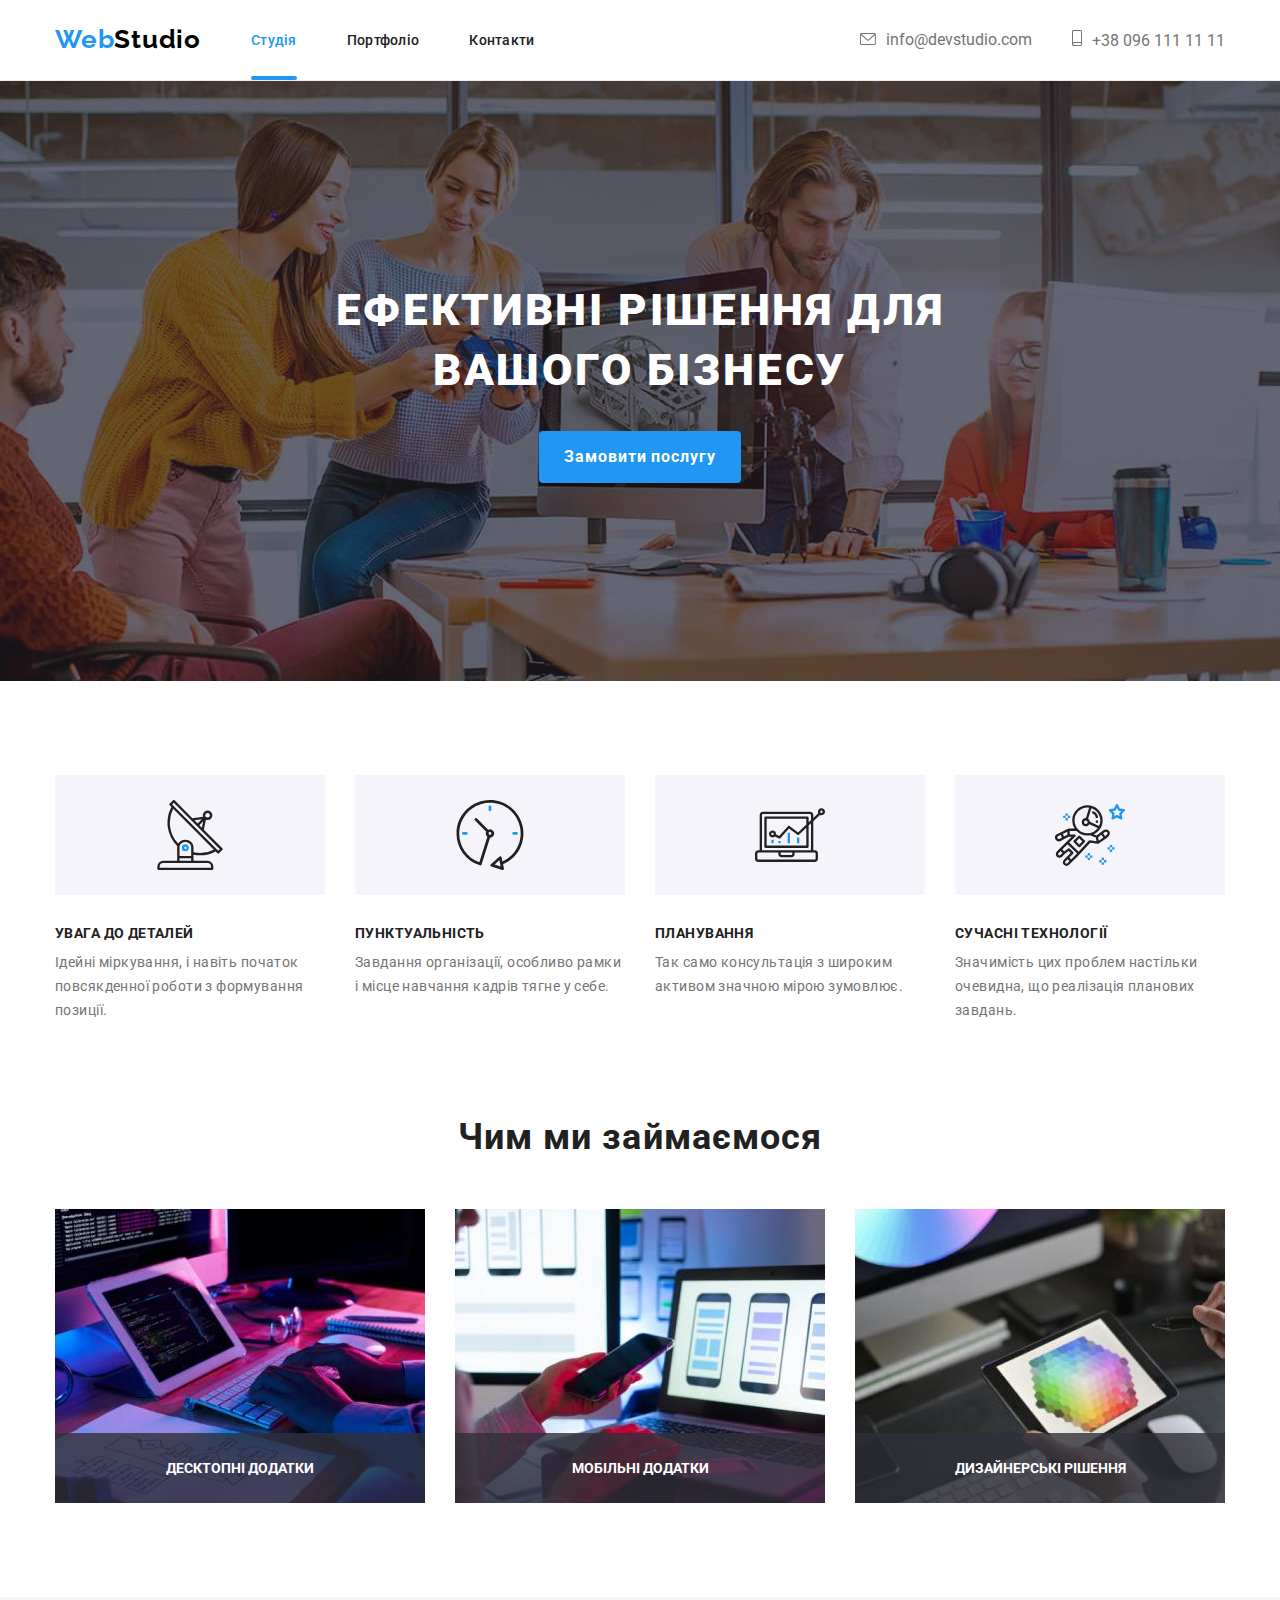
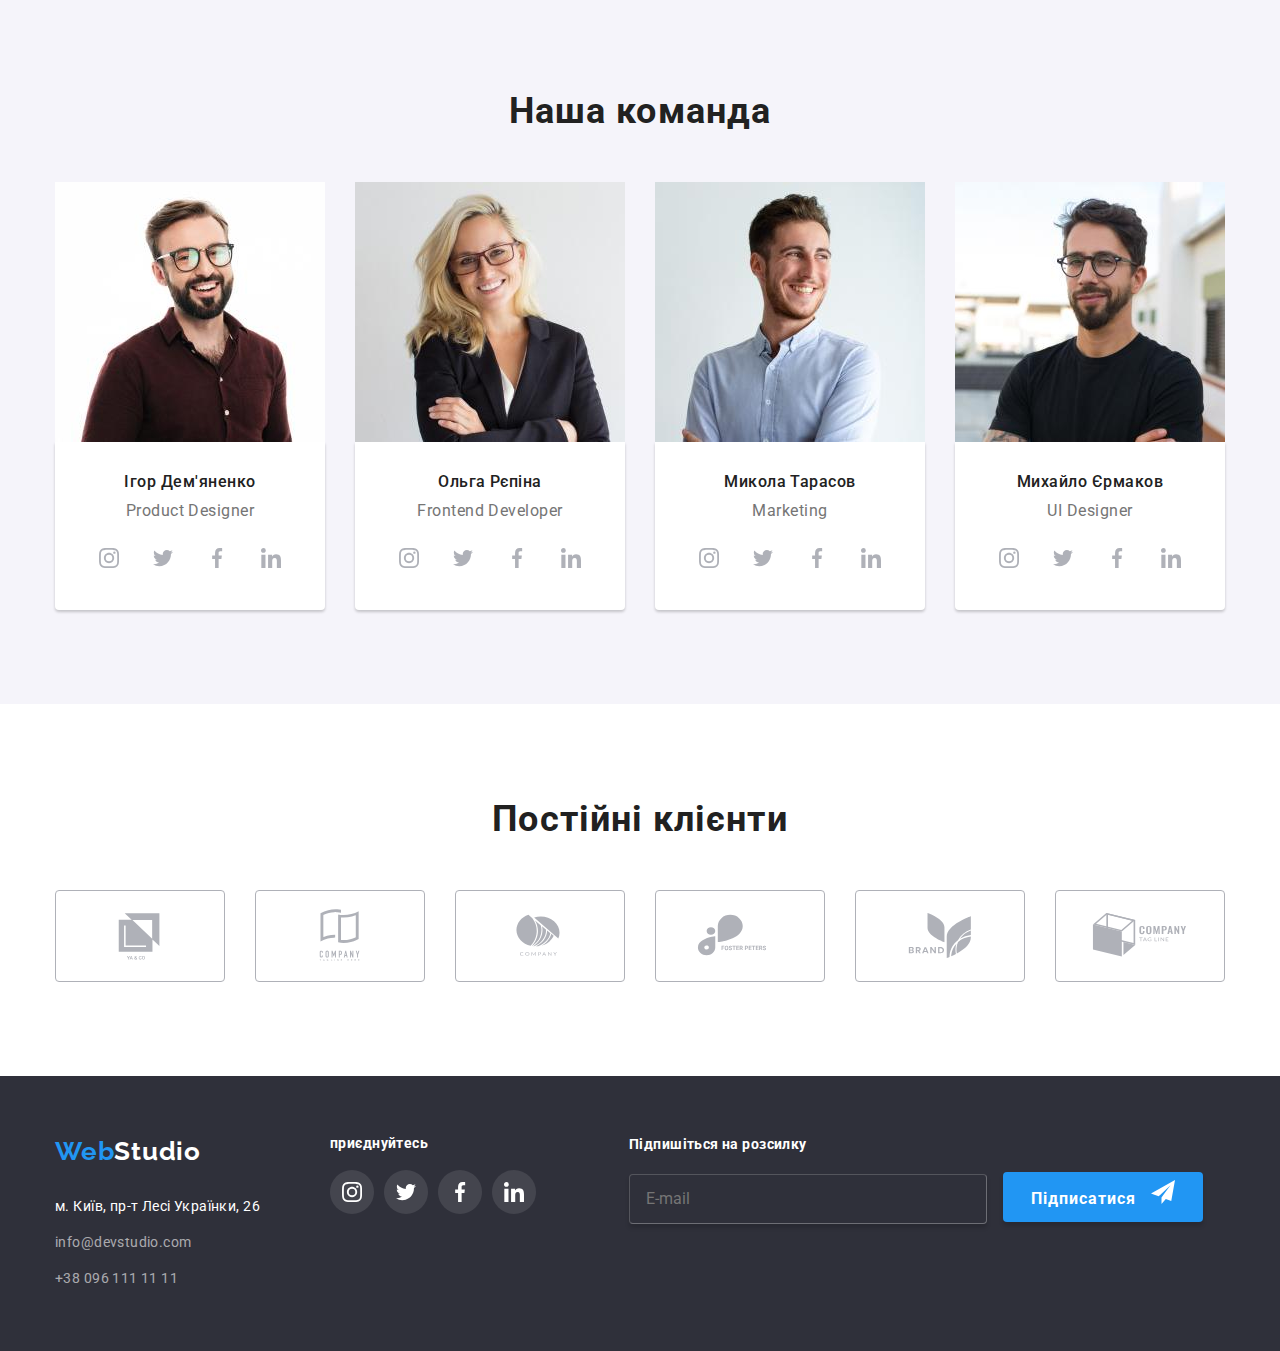
<file: index.html>
<!DOCTYPE html>
<html lang="uk">

<head>
    <meta charset="UTF-8">
    <meta http-equiv="X-UA-Compatible" content="IE=edge">
    <meta name="viewport" content="width=device-width, initial-scale=1.0">
    <title>Студія</title>
    <link rel="preconnect" href="https://fonts.googleapis.com">
    <link rel="preconnect" href="https://fonts.gstatic.com" crossorigin>
    <link
        href="https://fonts.googleapis.com/css2?family=Raleway:wght@700&family=Roboto:wght@400;500;700;900&display=swap"
        rel="stylesheet">
     <link rel="stylesheet" href="https://cdnjs.cloudflare.com/ajax/libs/modern-normalize/1.1.0/modern-normalize.css"
            integrity="sha512-Y0MM+V6ymRKN2zStTqzQ227DWhhp4Mzdo6gnlRnuaNCbc+YN/ZH0sBCLTM4M0oSy9c9VKiCvd4Jk44aCLrNS5Q=="
            crossorigin="anonymous" referrerpolicy="no-referrer" />
 <link rel="stylesheet" href="./css/styles.css">
</head>

<body>
    <header class="head">
        <section class="header container">

            <nav class="header-nav">
                <a href="./index.html" class="header-logo link">
                    <p lang="en"><span class="logo">Web</span>Studio</p>
                </a>
                <ul class="header-list">
                    <li class="header-lists">
                        <a href="./index.html" class="header-link link current">Студія</a></li>
                    <li class="header-lists"><a href="./portfolio.html" class="header-link link">Портфоліо</a> </li>
                    <li class="header-lists"><a href="" class="header-link link">Контакти</a></li>
                </ul>
            </nav>
            <ul class="header-address">
                <li class="header-icon"> 
                    <a class="header-address-mail link" href="mailto:info@devstudio.com"><svg class="header-icons" width="16" height="12">
                        <use href="./images/icons.svg.svg#icon--2"></use>
                    </svg>info@devstudio.com</a> </li>
                <li class="header-icon"> 
                    <a class="header-address-tel link" href="tel:+380961111111"><svg class="header-icons tel" width="10" height="16">
                        <use href="./images/icons.svg.svg#icon--1"></use>
                    </svg>+38 096 111 11 11</a></li>
            </ul>
        </section>
        
    </header>
    <main>
        
            <section class="hero">
                <div class="container">
                    <h1 class="hero-title">Ефективні рішення для вашого бізнесу</h1>
                    <button type="button" class="btn btn-hero" data-modal-open>Замовити послугу</button>
                </div>
                
            </section>
        
        <section class="features section">
            
            <div class="container">
                <h2 class="visually-hidden">Особливості</h2>
                <ul class="features-list">
                    <li class="features-item">
                        <div class="icon">
                            <svg width="70" height="70">
                                <use href="./images/icons.svg.svg#icon-antenna1"></use>
                            </svg>
                        </div>
                        <h3 class="features-title">УВАГА ДО ДЕТАЛЕЙ</h3>
                        <p class="features-text">Ідейні міркування, і навіть початок повсякденної роботи з формування позиції.</p>
                    </li>
                    <li class="features-item">
                        <div class="icon">
                            <svg  width="70" height="70">
                                <use href="./images/icons.svg.svg#icon-clock-1-1"></use>
                            </svg>
                        </div>
                        <h3 class="features-title">ПУНКТУАЛЬНІСТЬ</h3>
                        <p class="features-text">Завдання організації, особливо рамки і місце навчання кадрів тягне у себе.</p>
                    </li>
                    <li class="features-item">
                        <div class="icon">
                            <svg  width="70" height="70">
                                <use href="./images/icons.svg.svg#icon-diagram-1-1"></use>
                            </svg>
                        </div>
                        <h3 class="features-title">ПЛАНУВАННЯ</h3>
                        <p class="features-text">Так само консультація з широким активом значною мірою зумовлює.</p>
                    </li>
                    <li class="features-item">
                        <div class="icon">
                            <svg width="70" height="70">
                                <use href="./images/icons.svg.svg#icon-astronaut-1-1"></use>
                            </svg>
                        </div>
                        <h3 class="features-title">СУЧАСНІ ТЕХНОЛОГІЇ</h3>
                        <p class="features-text">Значимість цих проблем настільки очевидна, що реалізація планових завдань.</p>
                    </li>
                </ul>
            </div>
           
        </section>
        <section class="work section">
            <div class="container">
                <h2 class="work-title">Чим ми займаємося</h2>
                <ul class="work-list">
                    <li class="work-lists">
                        <div class="work-wrap">
                        <img src="./images/what_we_do_1.jpg" alt="Чоловік пише код" width="370" />
                    <h3 class="work-cover-text">ДЕСКТОПНІ ДОДАТКИ</h3></div>
                     </li>
                    <li class="work-lists">
                        <div class="work-wrap">
                        <img src="./images/what_we_do_2.jpg" alt="Людина тестує мобільний додаток" width="370" />
                        <h3 class="work-cover-text">МОБІЛЬНІ ДОДАТКИ</h3></div>
                    </li>
                    <li class="work-lists">
                        <div class="work-wrap"><img src="./images/what_we_do_3.jpg" alt="Дизайнер вибирає колір для макету" width="370" />
                       <h3 class="work-cover-text">ДИЗАЙНЕРСЬКІ РІШЕННЯ</h3> </div>
                        
                    </li>
                </ul>
            </div>
            
        </section>
        <section class="team section">
            <div class="container">
                <h2 class="team-title">Наша команда</h2>
                <ul class="team-list">
                    <li class="team-item">
                        <img src="./images/Igor.jpg" alt="Чоловік в окулярах" width="270">
                        <div class="team-border">
                            <h3 class="team-after-title">Ігор Дем'яненко</h3>
                            <p class="team-third-title">Product Designer</p>
                            <ul class="team-soc-list list">
                                <li class="team-soc-items"><a href="#" class="team-soc-link link">
                                    <svg class="team-soc-icons" width="20" height="20">
                                        <use href="./images/icons.svg.svg#icon-instagram-2-2"></use>
                                    </svg>
                                </a></li>
                                <li class="team-soc-items"><a href="#" class="team-soc-link link">
                                    <svg class="team-soc-icons" width="20" height="20">
                                        <use href="./images/icons.svg.svg#icon-twitter-1-2"></use>
                                    </svg>
                                </a></li>
                                <li class="team-soc-items"><a href="#" class="team-soc-link link">
                                    <svg class="team-soc-icons" width="20" height="20">
                                        <use href="./images/icons.svg.svg#icon-facebook-1-2"></use>
                                    </svg>
                                </a></li>
                                <li class="team-soc-items"><a href="#" class="team-soc-link link">
                                    <svg class="team-soc-icons" width="20" height="20">
                                        <use href="./images/icons.svg.svg#icon-linkedin-1-2"></use>
                                    </svg>
                                </a></li>
                            </ul>
                        </div>         
                           
                        
                    </li>
                    <li class="team-item">
                        <img src="./images/Olga.jpg" alt="Жінка в окулярах" width="270">
                        <div class="team-border">
                       
                            <h3 class="team-after-title">Ольга Рєпіна</h3>
                            <p class="team-third-title">Frontend Developer</p>
                            <ul class="team-soc-list list">
                                <li class="team-soc-items"><a href="#" class="team-soc-link link">
                                    <svg class="team-soc-icons" width="20" height="20">
                                        <use href="./images/icons.svg.svg#icon-instagram-2-2"></use>
                                    </svg>
                                </a></li>
                                <li class="team-soc-items"><a href="#" class="team-soc-link link">
                                    <svg class="team-soc-icons" width="20" height="20">
                                        <use href="./images/icons.svg.svg#icon-twitter-1-2"></use>
                                    </svg>
                                </a></li>
                                <li class="team-soc-items"><a href="#" class="team-soc-link link">
                                    <svg class="team-soc-icons" width="20" height="20">
                                        <use href="./images/icons.svg.svg#icon-facebook-1-2"></use>
                                    </svg>
                                </a></li>
                                <li class="team-soc-items"><a href="#" class="team-soc-link link">
                                    <svg class="team-soc-icons" width="20" height="20">
                                        <use href="./images/icons.svg.svg#icon-linkedin-1-2"></use>
                                    </svg>
                                </a></li>
                            </ul>
                        </div>
                        
                    </li>
                    <li class="team-item">
                        <img src="./images/Mykhola.jpg" alt="Чоловік в сорочці" width="270">
                        <div class="team-border">
                            <h3 class="team-after-title">Микола Тарасов</h3>
                            <p class="team-third-title">Marketing</p>
                            <ul class="team-soc-list list">
                                <li class="team-soc-items"><a href="#" class="team-soc-link link">
                                    <svg class="team-soc-icons" width="20" height="20">
                                        <use href="./images/icons.svg.svg#icon-instagram-2-2"></use>
                                    </svg>
                                </a></li>
                                <li class="team-soc-items"><a href="#" class="team-soc-link link">
                                    <svg class="team-soc-icons" width="20" height="20">
                                        <use href="./images/icons.svg.svg#icon-twitter-1-2"></use>
                                    </svg>
                                </a></li>
                                <li class="team-soc-items"><a href="#" class="team-soc-link link">
                                    <svg class="team-soc-icons" width="20" height="20">
                                        <use href="./images/icons.svg.svg#icon-facebook-1-2"></use>
                                    </svg>
                                </a></li>
                                <li class="team-soc-items"><a href="#" class="team-soc-link link">
                                    <svg class="team-soc-icons" width="20" height="20">
                                        <use href="./images/icons.svg.svg#icon-linkedin-1-2"></use>
                                    </svg>
                                </a></li>
                            </ul>
                        </div>
                        
                    </li>
                    <li class="team-item">
                        <img src="./images/Mykhailo.jpg" alt="Чоловік у футболці" width="270">
                        <div class="team-border">
                            <h3 class="team-after-title">Михайло Єрмаков</h3>
                            <p class="team-third-title">UI Designer</p>
                            <ul class="team-soc-list list">
                                <li class="team-soc-items"><a href="#" class="team-soc-link link">
                                    <svg class="team-soc-icons" width="20" height="20">
                                        <use href="./images/icons.svg.svg#icon-instagram-2-2"></use>
                                    </svg>
                                </a></li>
                                <li class="team-soc-items"><a href="#" class="team-soc-link link">
                                    <svg class="team-soc-icons" width="20" height="20">
                                        <use href="./images/icons.svg.svg#icon-twitter-1-2"></use>
                                    </svg>
                                </a></li>
                                <li class="team-soc-items"><a href="#" class="team-soc-link link">
                                    <svg class="team-soc-icons" width="20" height="20">
                                        <use href="./images/icons.svg.svg#icon-facebook-1-2"></use>
                                    </svg>
                                </a></li>
                                <li class="team-soc-items"><a href="#" class="team-soc-link link">
                                    <svg class="team-soc-icons" width="20" height="20">
                                        <use href="./images/icons.svg.svg#icon-linkedin-1-2"></use>
                                    </svg>
                                </a></li>
                            </ul>
                        </div>
                        
                    </li>
                </ul>
            </div>

        </section>
        <section class="customers section">
            <div class="container">
                <h2 class="customers-title">Постійні клієнти</h2>
                <ul class="customers-list">
                    <li class="customers-lists"><a href="" class="customers-link link">
                        <svg class="customers-icons" width="106" height="60">
                            <use href="./images/icons.svg.svg#icon-Logo"></use>
                        </svg>
                    </a></li>
                    <li class="customers-lists"><a href="#" class="customers-link link">
                        <svg class="customers-icons" width="106" height="60">
                            <use href="./images/icons.svg.svg#icon-Logo-1"></use>
                        </svg>
                    </a></li>
                    <li class="customers-lists"><a href="#" class="customers-link link">
                        <svg class="customers-icons" width="106" height="60">
                            <use href="./images/icons.svg.svg#icon-Logo-2"></use>
                        </svg>
                    </a></li>
                    <li class="customers-lists"><a href="#" class="customers-link link">
                        <svg class="customers-icons" width="106" height="60">
                            <use href="./images/icons.svg.svg#icon-Logo-3"></use>
                        </svg>
                    </a></li>
                    <li class="customers-lists"><a href="#" class="customers-link link">
                        <svg class="customers-icons" width="106" height="60">
                            <use href="./images/icons.svg.svg#icon-Logo-4"></use>
                        </svg>
                    </a></li>
                    <li class="customers-lists"><a href="#" class="customers-link link">
                        <svg class="customers-icons" width="106" height="60">
                            <use href="./images/icons.svg.svg#icon-Logo-5"></use>
                        </svg>
                    </a></li>
                </ul>
            </div>
        </section>



    </main>
<footer class="footer">
    <div class="container footer-icons">
        <div class="footer-soc-icon">
        <a href="./index.html" class="footer-logoo link">
            <p class="footer-logo" lang="en"><span class="logo">Web</span>Studio</p>
        </a>
        <address>
            <ul class="auth-address">
                <li class="auth-addr">
                    <a class="address-link link" href="https://goo.gl/maps/w7YaTW3pfnJ49hA66" target="_blank"
                        rel="noopener noreferrer nofollow"> м. Київ,
                        пр-т Лесі Українки, 26</a>
                </li>
                <li class="auth-addr">
                    <a class="address-item link" href="mailto:info@devstudio.com">info@devstudio.com</a>
                </li>
                <li>
                    <a class="address-item link" href="tel:+380961111111">+38 096 111 11 11</a>
                </li>
            </ul>
        </address>
        </div>
        <section class="footer-soc-icons">
            <h3 class="footer-soc-title">приєднуйтесь</h3>
            <ul class="footer-list">
                <li class="footer-lists"><a href="#" class="footer-link link">
                    <svg class="footer-icons" width="20" height="20">
                        <use  href="./images/icons.svg.svg#icon-instagram-2-3"></use>
                    </svg>
                </a></li>
                <li class="footer-lists"><a href="#" class="footer-link link">
                    <svg class="footer-icons" width="20" height="20">
                        <use href="./images/icons.svg.svg#icon-twitter-1-3"></use>
                    </svg>
                </a></li>
                <li class="footer-lists"><a href="#" class="footer-link link">
                    <svg class="footer-icons" width="20" height="20">
                        <use href="./images/icons.svg.svg#icon-facebook-1-1"></use>
                    </svg>
                </a></li>
                <li class="footer-lists"><a href="#" class="footer-link link">
                    <svg class="footer-icons" width="20" height="20">
                        <use href="./images/icons.svg.svg#icon-linkedin-1-1"></use>
                    </svg>
                </a></li>
            </ul>
        </section>
        <section class="footer-input-sec">
            <h3 class="footer-input-title">Підпишіться на розсилку</h3>
            <input type="email" class="footer-input" name="email" id="email" placeholder="E-mail">
                </svg>
            <button class="footer-btn" type="submit">Підписатися 
            <svg class="footer-btn-icon" width="24" height="24">
            <use href="./images/icons.svg.svg#icon-icon-send"></use>
            </svg>
            </button>
            
        </section>

    </div>


</footer>
<div class="backdrop is-hidden" data-modal>
    <!--Вікно замовити постугу--> 

    <div class="modal">
        <button type="button" class="modal-close" data-modal-close>
            <svg class="icon-close" width="18" height="18">
                <use href="./images/icons.svg.svg#icon-close-black"></use>
            </svg>
            
        </button>
        <p class="modal-heading">Залиште свої дані, ми вам передзвонимо</p>
        <form action="">
            <div class="modal-input-group">
                <label for="name">Ім'я</label>
                <div class="modal-input-wrrap">
                <input type="text" class="modal-input" name="name" id="name" placeholder=" " required>
                <svg class="modal-input-icon" width="18" height="18">
                    <use href="./images/icons.svg.svg#icon-person-black"></use>
                </svg>
                </div>
            </div>
            <div class="modal-input-group">
                <label for="tel">Телефон</label>
                <div class="modal-input-wrrap">
                <input type="tel" class="modal-input"  name="tel" id="tel" title="+380 (96) 111-11-11" placeholder=" "   required>
                <svg class="modal-input-icon" width="18" height="18">
                    <use href="./images/icons.svg.svg#icon-phone-black"></use>
                </svg>
                </div>
            </div>
            <div class="modal-input-group">
                <label for="email">Пошта</label>
                <div class="modal-input-wrrap">
                <input type="email" class="modal-input" name="email" id="email" placeholder=" "  required>
                <svg class="modal-input-icon" width="18" height="18">
                    <use href="./images/icons.svg.svg#icon-email-black"></use>
                </svg>
                </div>
            </div>
            <div class="modal-input-group">
                <label   for="comment">Коментар</label>
                <textarea name="comment" class="modal-text" id="comment" placeholder="Введіть текст"></textarea>
            </div>
            <div class="modal-input-group">
                <input type="checkbox" class="modal-politic-check visually-hidden" name="modal-politic" id="modal-politic" >
                <label class="modal-politic-label" for="modal-politic">Погоджуюся з розсилкою та приймаю <a href="/" class="modal-link" target="_blank"
                        rel="noopener noreferrer nofollow">Умови договору</a></label>

            </div>
            <button class="modal-btn" type="submit">Відправити</button>
        </form>
    </div>
</div>
<script src="./js/modal.js"></script>
</body>

</html>
</file>
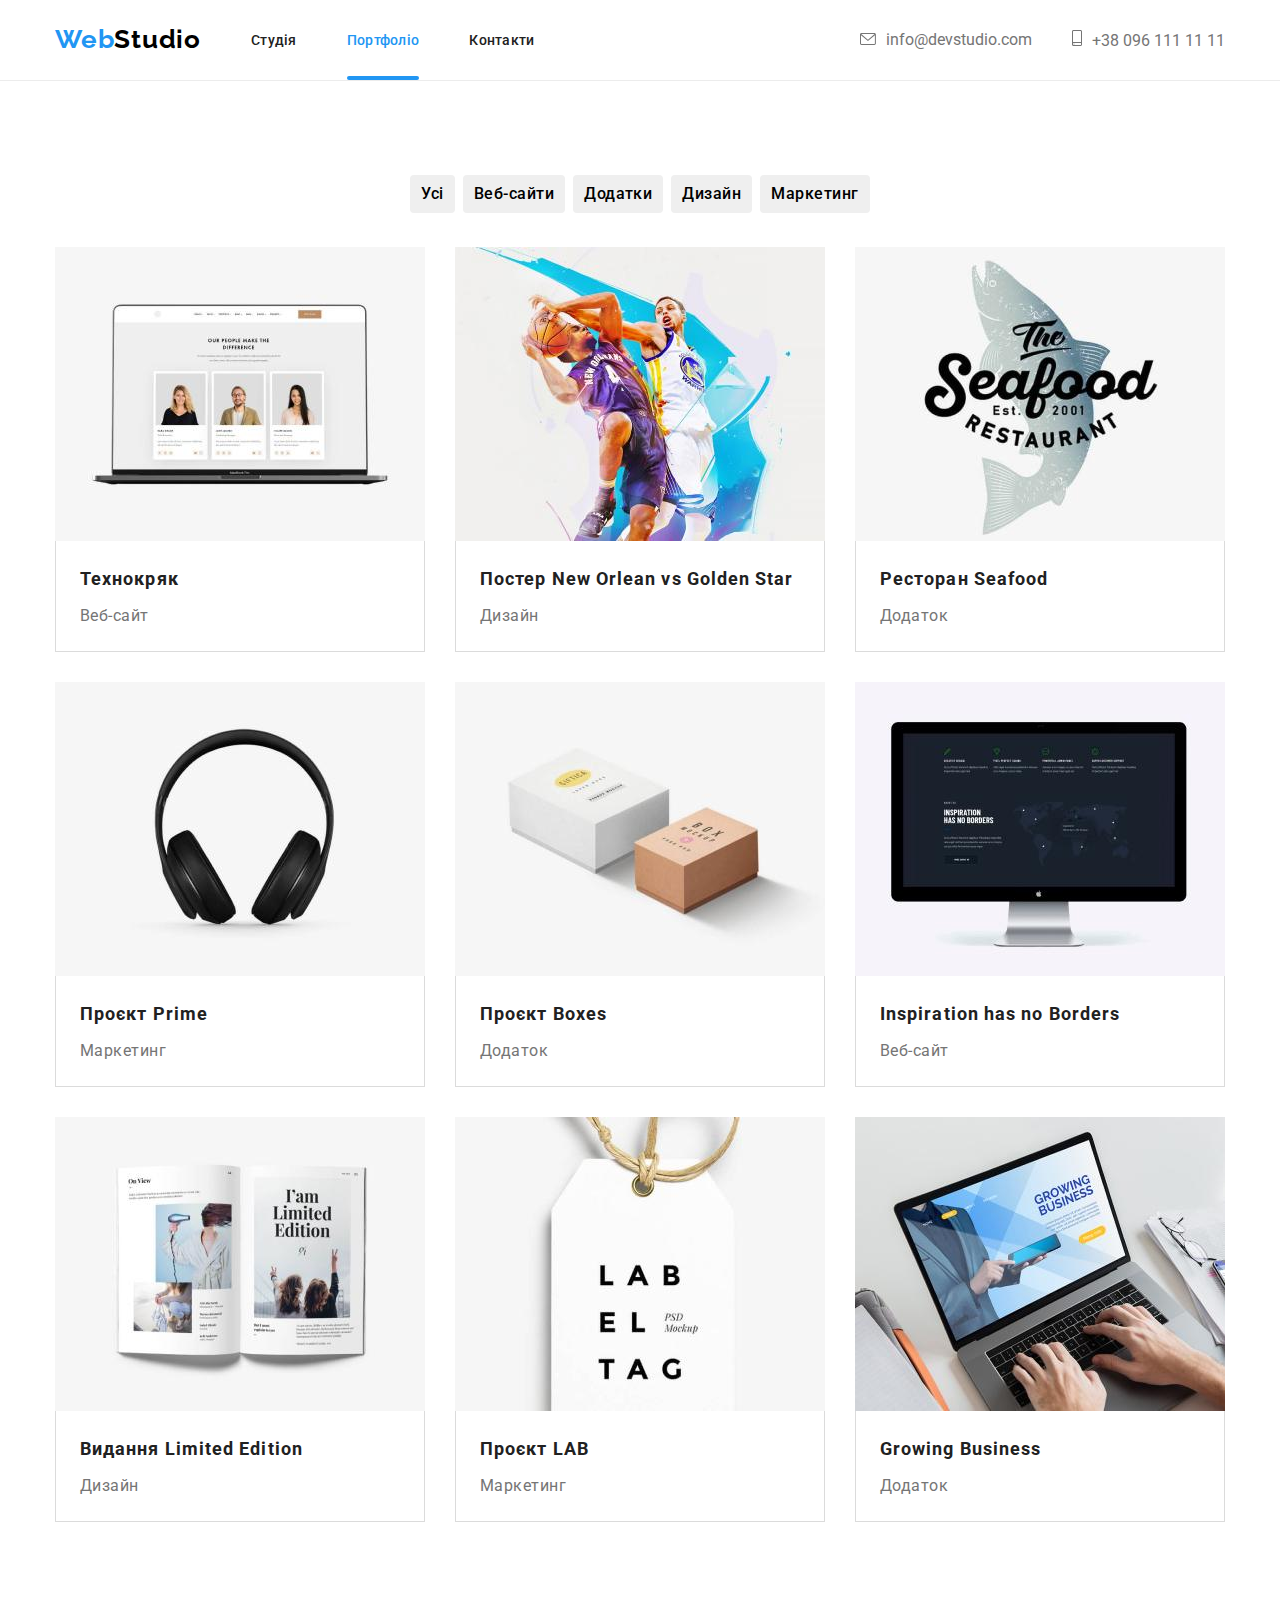
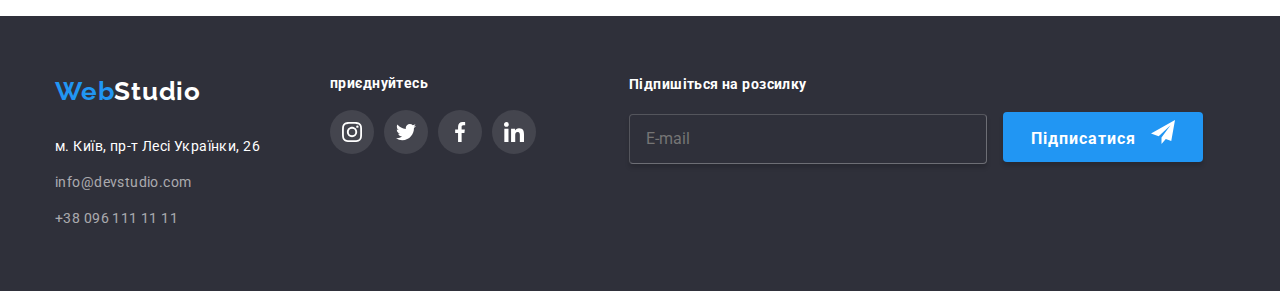
<file: portfolio.html>
<!DOCTYPE html>
<html lang="uk">

<head>
    <meta charset="UTF-8">
    <meta http-equiv="X-UA-Compatible" content="IE=edge">
    <meta name="viewport" content="width=device-width, initial-scale=1.0">
    <title>Студія</title>
    <link rel="preconnect" href="https://fonts.googleapis.com">
    <link rel="preconnect" href="https://fonts.gstatic.com" crossorigin>
    <link
        href="https://fonts.googleapis.com/css2?family=Raleway:wght@700&family=Roboto:wght@400;500;700;900&display=swap"
        rel="stylesheet">
    <link rel="stylesheet" href="https://cdnjs.cloudflare.com/ajax/libs/modern-normalize/1.1.0/modern-normalize.css"
            integrity="sha512-Y0MM+V6ymRKN2zStTqzQ227DWhhp4Mzdo6gnlRnuaNCbc+YN/ZH0sBCLTM4M0oSy9c9VKiCvd4Jk44aCLrNS5Q=="
            crossorigin="anonymous" referrerpolicy="no-referrer" />
    <link rel="stylesheet" href="./css/styles.css">
</head>

<body>
<header class="head">
    <section class="header container">

        <nav class="header-nav">
            <a href="./index.html" class="header-logo link">
                <p lang="en"><span class="logo">Web</span>Studio</p>
            </a>
            <ul class="header-list">
                <li class="header-lists">
                    <a href="./index.html" class="header-link link ">Студія</a>
                </li>
                <li class="header-lists"><a href="./portfolio.html" class="header-link link current">Портфоліо</a> </li>
                <li class="header-lists"><a href="" class="header-link link">Контакти</a></li>
            </ul>
        </nav>
        <ul class="header-address">
            <li class="header-icon">
                <a class="header-address-mail link" href="mailto:info@devstudio.com"><svg class="header-icons"
                        width="16" height="12">
                        <use href="./images/icons.svg.svg#icon--2"></use>
                    </svg>info@devstudio.com</a>
            </li>
            <li class="header-icon">
                <a class="header-address-tel link" href="tel:+380961111111"><svg class="header-icons" width="10"
                        height="16">
                        <use href="./images/icons.svg.svg#icon--1"></use>
                    </svg>+38 096 111 11 11</a>
            </li>
        </ul>
    </section>

</header>
    <main class="main">
        <section class="section">
            <div class="container">
                <h1 class="visually-hidden">Наші роботи</h1>
                <ul class="filter">
                    <li class="filter-buttons"><button type="button" class="filter-button button">Усі</button></li>
                    <li class="filter-buttons"><button type="button" class="filter-button button">Веб-сайти</button></li>
                    <li class="filter-buttons"><button type="button" class="filter-button button">Додатки</button></li>
                    <li class="filter-buttons"><button type="button" class="filter-button button">Дизайн</button></li>
                    <li class="filter-buttons"><button type="button" class="filter-button button">Маркетинг</button></li>
                </ul> 
                
                
                <ul class="project">
                    <li class="project-list">
                            <a class="project-link" href="">
                                <div class="project-wrap">
                                    <img src="./images/our_work_1.jpg" alt="Відкритий ноутбук" width="370">
                                    <p class="project-cover-text link">Ресурс пропонує комплексні пропозиції з різним рівнем функціоналу та сервісів. Все це
                                        дозволить відвідувачу отримати
                                        вичерпні відомості про компанію чи приватну особу.</p>
                                </div>
                            
                            <div class="project-border">
                                <h2 class="project-title">Технокряк</h2>
                                <p class="project-description">Веб-сайт</p>
                            </div>
                            </a>
                        
                    </li>
                    <li class="project-list">
                        <a class="project-link" href="">
                            <div class="project-wrap">
                            <img src="./images/our_work_2.jpg" alt="Два чоловіки грають в баскетбол" width="370">
                            <p class="project-cover-text link">Ресурс пропонує комплексні пропозиції з різним рівнем функціоналу та сервісів. Все це
                                дозволить відвідувачу отримати
                                вичерпні відомості про компанію чи приватну особу.</p>
                            </div>
                            <div class="project-border">
                                <h2 class="project-title">Постер New Orlean vs Golden Star</h2>
                                <p class="project-description">Дизайн</p>
                            </div>
                            
                        </a>
                    </li>
                    <li class="project-list">
                        <a class="project-link" href="">
                            <div class="project-wrap">
                            <img src="./images/our_work_3.jpg" alt="Логотип ресторану" width="370">
                            <p class="project-cover-text link">Ресурс пропонує комплексні пропозиції з різним рівнем функціоналу та сервісів. Все це
                                дозволить відвідувачу отримати
                                вичерпні відомості про компанію чи приватну особу.</p>
                            </div>
                            <div class="project-border">
                                <h2 class="project-title">Ресторан Seafood</h2>
                                <p class="project-description">Додаток</p>
                            </div>
                            
                        </a>
                    </li>
                    <li class="project-list">
                        <a class="project-link" href="">
                            <div class="project-wrap">
                            <img src="./images/our_work_4.jpg" alt="Навушники" width="370">
                            <p class="project-cover-text link">Ресурс пропонує комплексні пропозиції з різним рівнем функціоналу та сервісів. Все це
                                дозволить відвідувачу отримати
                                вичерпні відомості про компанію чи приватну особу.</p>
                            </div>
                            <div class="project-border">
                                <h2 class="project-title">Проєкт Prime</h2>
                                <p class="project-description">Маркетинг</p>
                            </div>
                            
                        </a>
                    </li>
                    <li class="project-list">
                        <a class="project-link" href="">
                            <div class="project-wrap">
                            <img src="./images/our_work_5.jpg" alt="Дві коробки лежать" width="370">
                            <p class="project-cover-text link">Ресурс пропонує комплексні пропозиції з різним рівнем функціоналу та сервісів. Все це
                                дозволить відвідувачу отримати
                                вичерпні відомості про компанію чи приватну особу.</p>
                            </div>
                            <div class="project-border">
                                <h2 class="project-title">Проєкт Boxes</h2>
                                <p class="project-description">Додаток</p>
                            </div>
                        </a>
                    </li>
                    <li class="project-list">
                        <a class="project-link" href="">
                            <div class="project-wrap">
                            <img src="./images/our_work_6.jpg" alt="Ввімкнений екран комп'ютера" width="370">
                            <p class="project-cover-text link">Ресурс пропонує комплексні пропозиції з різним рівнем функціоналу та сервісів. Все це
                                дозволить відвідувачу отримати
                                вичерпні відомості про компанію чи приватну особу.</p>
                            </div>
                            <div class="project-border">
                                <h2 class="project-title">Inspiration has no Borders</h2>
                                <p class="project-description">Веб-сайт</p>
                            </div>
                        </a>
                    </li>
                    <li class="project-list">
                        <a class="project-link" href="">
                            <div class="project-wrap">
                            <img src="./images/our_work_7.jpg" alt="Відкрита книга">
                            <p class="project-cover-text link">Ресурс пропонує комплексні пропозиції з різним рівнем функціоналу та сервісів. Все це
                                дозволить відвідувачу отримати
                                вичерпні відомості про компанію чи приватну особу.</p>
                            </div>
                            <div class="project-border">
                                <h2 class="project-title">Видання Limited Edition</h2>
                                <p class="project-description">Дизайн</p>
                            </div>
                        </a>
                    </li>
                    <li class="project-list">
                        <a class="project-link" href="">
                            <div class="project-wrap">
                            <img src="./images/our_work_8.jpg" alt="Лейба" width="370">
                            <p class="project-cover-text link">Ресурс пропонує комплексні пропозиції з різним рівнем функціоналу та сервісів. Все це
                                дозволить відвідувачу отримати
                                вичерпні відомості про компанію чи приватну особу.</p>
                            </div>
                            <div class="project-border">
                                <h2 class="project-title">Проєкт LAB</h2>
                                <p class="project-description">Маркетинг</p>
                            </div>
                        </a>
                    </li>
                    <li class="project-list">
                        <a class="project-link" href="">
                            <div class="project-wrap">
                            <img src="./images/our_work_9.jpg" alt="Відкритий ноутбук за яким працюють" width="370">
                            <p class="project-cover-text link">Ресурс пропонує комплексні пропозиції з різним рівнем функціоналу та сервісів. Все це
                                дозволить відвідувачу отримати
                                вичерпні відомості про компанію чи приватну особу.</p>
                            </div>
                            <div class="project-border">
                                <h2 class="project-title">Growing Business</h2>
                                <p class="project-description">Додаток</p>
                            </div>
                        </a>
                    </li>
                </ul>
            </div>
          

         </section>
    </main>
    <footer class="footer">
        <div class="container footer-icons">
            <div class="footer-soc-icon">
                <a href="./index.html" class="footer-logoo link">
                    <p class="footer-logo" lang="en"><span class="logo">Web</span>Studio</p>
                </a>
                <address>
                    <ul class="auth-address">
                        <li class="auth-addr">
                            <a class="address-link link" href="https://goo.gl/maps/w7YaTW3pfnJ49hA66" target="_blank"
                                rel="noopener noreferrer nofollow"> м. Київ,
                                пр-т Лесі Українки, 26</a>
                        </li>
                        <li class="auth-addr">
                            <a class="address-item link" href="mailto:info@devstudio.com">info@devstudio.com</a>
                        </li>
                        <li>
                            <a class="address-item link" href="tel:+380961111111">+38 096 111 11 11</a>
                        </li>
                    </ul>
                </address>
            </div>
            <section class="footer-soc-icons">
                <h3 class="footer-soc-title">приєднуйтесь</h3>
                <ul class="footer-list">
                    <li class="footer-lists"><a href="#" class="footer-link link">
                            <svg class="footer-icons" width="20" height="20">
                                <use href="./images/icons.svg.svg#icon-instagram-2-3"></use>
                            </svg>
                        </a></li>
                    <li class="footer-lists"><a href="#" class="footer-link link">
                            <svg class="footer-icons" width="20" height="20">
                                <use href="./images/icons.svg.svg#icon-twitter-1-3"></use>
                            </svg>
                        </a></li>
                    <li class="footer-lists"><a href="#" class="footer-link link">
                            <svg class="footer-icons" width="20" height="20">
                                <use href="./images/icons.svg.svg#icon-facebook-1-1"></use>
                            </svg>
                        </a></li>
                    <li class="footer-lists"><a href="#" class="footer-link link">
                            <svg class="footer-icons" width="20" height="20">
                                <use href="./images/icons.svg.svg#icon-linkedin-1-1"></use>
                            </svg>
                        </a></li>
                </ul>
            </section>
            <section class="footer-input-sec">
                <h3 class="footer-input-title">Підпишіться на розсилку</h3>
                <input type="email" class="footer-input" name="email" id="email" placeholder="E-mail">
                </svg>
                <button class="footer-btn" type="submit">Підписатися
                    <svg class="footer-btn-icon" width="24" height="24">
                        <use href="./images/icons.svg.svg#icon-icon-send"></use>
                    </svg>
                </button>
    
            </section>
    
        </div>
    
    
    </footer>
</body>

</html>
</file>
<file: css/styles.css>
:root{
    --primary-color: #FFFFFF;    
    --active-color:#2196F3;
    --active-color-two:#000000;
    --font-color:#757575;}

body{
    font-family:"roboto", sans-serif;
    background-color:var(--primary-color);
    color: #212121;}

    p,
    h1,
    h2,
    h3{
        margin: 0px;
    }
    
img{
        display: block;
    }
    
.container{
        max-width: 1200px;
        width: 100%;
        margin: auto auto;
        padding-left: 15px;
        padding-right: 15px;
    }
.link {
             text-decoration: none;
             color: var(--font-color);
         }
    
ul {
             margin: 0px;
             padding: 0px;
             list-style: none;
         }
       
         .section{
            padding-top: 94px;
            padding-bottom: 94px;
            width: 100%;
         }
  /*----------Header.index---------*/
  
.header-logo {
    margin-top: 24px;
    margin-bottom: 25px;
    font-family: 'Raleway';
    font-weight: 700;
    font-size: 26px;
    line-height: 1.19;
    letter-spacing: 0.03em;
    color: var(--active-color-two);
}

a.header-logo{
   color:var(--active-color-two);
   margin-right: 50px;
   transition:  color 250ms cubic-bezier(0.4, 0, 0.2, 1);} 
.logo{
    color:var(--active-color);
    transition:  color 250ms cubic-bezier(0.4, 0, 0.2, 1);}

.logo:hover,
a.header-logo:hover{
    color:var(--active-color);}
.logo:focus,
a.header-logo:focus{
    color:var(--active-color);}

.header-link{
    position: relative;
    font-family: 'roboto', sans-serif;
    font-weight: 500;
    font-size: 14px;
    line-height: 1.14;
    line-height: 100%;
    letter-spacing: 0.02em;
    color: #212121;    
    transition:  color 250ms cubic-bezier(0.4, 0, 0.2, 1);
   }
.current {
    color: var(--active-color);

}

.header-link.current::after{
    display: block;
    position: absolute;
    left: 0;
    bottom: 0;
    content: "";
    width: 100%;
    height: 4px;
    background-color: rgba(33, 150, 243, 1);    
    border-radius: 2px;
    transform: translateY(32px);
    transition: color 250ms cubic-bezier(0.4, 0, 0.2, 1),  transform 250ms cubic-bezier(0.4, 0, 0.2, 1);
    
    
      
}
.header-lists{margin-right: 50px;
        padding: 10px 0px;}

 .header-lists:last-child {
     margin-right: 0px;
 }
     
.header-link:hover,
.header-link:focus{
    color:var(--active-color);}

.header-address-mail:hover,
.header-address-mail:focus{color: var(--active-color);}

.header-address-tel:hover,
.header-address-tel:focus{
    color: var(--active-color);}

.header-list,
.header-address {
            display: flex;
            align-items: center;
            justify-content: center;
        }
.header-nav{
        display: flex;
        align-items: center;
            }
        

.header {
     display: flex;
     align-items: center;
     justify-content: space-between;
    
}
.head{
    border-bottom: 1px #ECECEC solid;}  

.header-address-mail{
    margin-right: 40px;
    transition: color 250ms cubic-bezier(0.4, 0, 0.2, 1);
}
.header-address-tel{transition: color 250ms cubic-bezier(0.4, 0, 0.2, 1);}
.header-icons{
        fill: currentColor;
        margin-right: 10px;
        
}
.header-icons.tel{background-position: bottom;}
/*----------Hero.index---------*/
.hero { background: #2F303A;
text-align: center;
padding-top: 200px;
padding-bottom: 200px;
}

.hero-title {
        margin: 0 auto;
        margin-bottom: 30px;
        width: 696px;
        font-weight: 900;
        font-size: 44px;
        line-height: 1.36;    
        letter-spacing: 0.06em;
        text-transform: uppercase;
        color:var(--primary-color);}

.btn {
    display: inline-block;  
    padding: 10px 24px;
    font-family: inherit;
    font-weight: 700;
    font-size: 16px;
    line-height: 1.88;
    letter-spacing: 0.06em;
    cursor: pointer;
    border: 1px solid transparent;
    
}
.btn.btn-hero{
    color: var(--primary-color);
    background: var(--active-color);
    border-radius: 4px;
    box-shadow: 0px 3px 1px rgb(0 0 0 / 10%), 0px 1px 2px rgb(0 0 0 / 8%), 0px 2px 2px rgb(0 0 0 / 12%);
    transition: color 250ms cubic-bezier(0.4, 0, 0.2, 1), box-shadow 250ms cubic-bezier(0.4, 0, 0.2, 1);
}
.btn:hover,
.btn:focus{color: var(--active-color-two);}

.hero{
    max-width: 1600px;
    height: 600px;
    margin-left: auto;
    margin-right: auto;
    background-image: linear-gradient(
        to left top, 
        rgba(47, 48, 58, 0.4),
        rgba(47, 48, 58, 0.4) ), 
    url('../images/background.jpg');
    background-repeat: no-repeat;
    background-position: center;
    background-size: cover;
    background-color: #C4C4C4;
    
}
/*----------Features.index--------*/
.visually-hidden {
    position: absolute;
    width: 1px;
    height: 1px;
    margin: -1px;
    border: 0;
    padding: 0;
    white-space: nowrap;
    clip-path: inset(100%);
    clip: rect(0 0 0 0);
    overflow: hidden;}

.features-list {
        display: flex; }
.features-item{
        flex-wrap: wrap;
        margin-right: 30px;  }

.features-item:last-child{
            margin-right: 0px;
        }

   
.features-title {
    padding-bottom: 10px;
     font-weight: 700;
    font-size: 14px;
    line-height: 16px;
    letter-spacing: 0.03em;
    text-transform: uppercase;}

.features-text {
    font-size: 14px;
     line-height: 1.71;         
     letter-spacing: 0.03em;    
      color:var(--font-color);}

 .icon{
    width: 270px;
    height: 120px;
    display: flex;
    background-repeat: no-repeat;
    background-color: #F5F4FA;
    margin-bottom: 30px;
    align-items: center;
    justify-content: center;
    background-size: contain;
}


/*----------what we do.index--------*/

.work-list{
    display: flex;    
}
.work-lists{
    margin-right: 30px;
    
}
.work-list .work-lists:last-child{
    margin-right: 0px;
}
.work-title {
    margin-bottom: 50px;
    font-weight: 700;
    font-size: 36px;
    line-height: 1.16;
    text-align: center;
    letter-spacing: 0.03em;
          
    }


.section.work{
        padding-top: 0px;
    }
.work-cover-text{
    position: absolute;
    height: 70px;
    width: 370px;
    bottom: 0;
    padding-top: 27px;
    font-size: 14px;
    line-height: calc(16/14);
    text-align: center;
    background: rgba(47, 48, 58, 0.8);
    color: var(--primary-color);

    }
.work-wrap{
   position: relative;

}
/*----------Our teem.index--------*/

.team {background: #F5F4FA;
}
.team-list{
    display: flex;
}
.team-item{
    margin-right: 30px;
}
.team-list .team-item:last-child{
    margin-right: 0px;
}


.team-title {    
    margin-bottom: 50px;
    font-weight: 700;
    font-size: 36px;
    line-height: 1.16;
    text-align: center;
    letter-spacing: 0.03em;}

.team-after-title {
    padding-bottom: 10px;
    padding-top: 30px;
    font-weight: 500;
     font-size: 16px;
    line-height: 1.19;    
    text-align: center;
     letter-spacing: 0.03em;}

.team-third-title {
    padding-bottom: 16px;
    font-size: 16px;
    line-height: 1.19;     
    text-align: center;
    letter-spacing: 0.03em;    
    color:var(--font-color);}

.team-border{
    border-bottom-right-radius: 4px;
    border-bottom-left-radius:  4px;
    background-color: var(--primary-color);
    box-shadow: 0 2px 3px 0px rgba(0, 0, 0, 0.2);
}

.team-soc-list{
    display: flex;
    justify-content: center;
    align-items: center;
    padding-bottom: 30px;
}

.team-soc-items{
    width: 44px;
    height: 44px;
}
.team-soc-items:not(:last-child){
    margin-right: 10px;
}

.team-soc-link{
    width: 100%;
    height: 100%;
    display: block;
    border-radius: 50%;
    display: flex;
    justify-content: center;
    align-items: center;
    background-color: var(--primary-color);
    transition: background-color 250ms cubic-bezier(0.4, 0, 0.2, 1), color 250ms cubic-bezier(0.4, 0, 0.2, 1);
}

.team-soc-icons {
    fill: #afb1b8;
}
.team-soc-link:hover {
    background-color: var(--active-color);
    color: var(--primary-color);
}

.team-soc-link:hover .team-soc-icons{
   fill: currentColor;
}

/*----------Customers--------*/

.customers-title{
    font-size: 36px;
    line-height: calc(42/36);
    text-align: center;
    letter-spacing: 0.03em;
    margin-bottom: 50px;
}

.customers-list{
        display: flex;
        justify-content: center;
        align-items: center;
        }

.customers-lists{
    width: 170px;
    height: 92px;
   }

.customers-lists:not(:last-child) {
    margin-right: 30px;
}
.customers-link{
    display: flex;
    justify-content: center;
    align-items: center;
    height: 92px;
    border: 1px rgba(175, 177, 184, 1) solid;
    border-radius: 4px;
    color: var(--active-color);
    transition: color 250ms cubic-bezier(0.4, 0, 0.2, 1);
    }
.customers-icons {
    fill: #afb1b8;
}

.customers-link:hover,
.customers-link:focus{
    border: 1px solid var(--active-color);
    }

.customers-lists:hover .customers-icons{
    fill: var(--active-color);
}
.customers-lists:focus .customers-icons {
    fill: var(--active-color);
}

/*----------Filter.portfolio--------*/
.filter-button {    
    font-family: inherit;
    font-weight: 500;
    font-size: 16px;
    line-height: 1.62;
    text-align: center;
    letter-spacing: 0.03em;
    border-radius: 4px;
    border: 5px solid transparent;
    cursor: pointer;
    transition: color 250ms cubic-bezier(0.4, 0, 0.2, 1), background-color 250ms cubic-bezier(0.4, 0, 0.2, 1), box-shadow 250ms cubic-bezier(0.4, 0, 0.2, 1), border-radius 250ms cubic-bezier(0.4, 0, 0.2, 1) ;
}

.button:hover,
.button:focus{
    background-color:var(--active-color);
    color: var(--primary-color);
    box-shadow: 0px 3px 1px rgba(0, 0, 0, 0.1), 0px 1px 2px rgba(0, 0, 0, 0.08), 0px 2px 2px rgba(0, 0, 0, 0.12);
    border-radius: 4px;}
.filter {
      display: flex;
      justify-content: center; 
      margin-bottom: 34px;
          }
.filter-buttons{
    margin-right: 8px;
    transition: box-shadow 250ms cubic-bezier(0.4, 0, 0.2, 1) ;
}
.filter-buttons:last-child{
    margin-right: 0px;
   }
.filter-button:hover,
.filter-button:focus{
    box-shadow: 0px 3px 1px rgba(0, 0, 0, 0.1);
}
/*----------Main.portfolio--------*/

.project-title {
    padding-bottom: 4px;
    font-weight: 700;
    font-size: 18px;
    line-height: 2.0;
    letter-spacing: 0.06em;
    color: #212121;}

.project-description {
    font-size: 16px;
    line-height: 1.88;          
    letter-spacing: 0.03em;    
    color: var(--font-color);}

.project-link{
    text-decoration: none;
    display: block;
    transition: box-shadow 250ms cubic-bezier(0.4, 0, 0.2, 1) ;
 }

.project{
        display: flex;
        flex-wrap: wrap;
        
    }
.project-list{
    width: 370px;
    margin-right: 30px;
    margin-bottom: 30px;
    }
.project-link:hover .project-cover-text{
    transform: translateY(0);
}
.project-link:focus .project-cover-text {
    transform: translateY(0);
}
.project-list:nth-child(3n) {
    margin-right: 0px;
}
.project-list:nth-last-child(-n+3) {
    margin-bottom: 0px;
}

.project-border{
    padding: 20px 24px ;
    border-bottom: 1px rgba(0, 0, 0, 0.14) solid;
    border-left: 1px rgba(0, 0, 0, 0.14) solid;
    border-right: 1px rgba(0, 0, 0, 0.14) solid;

    }

.project-link:hover,
.project-link:focus{
    box-shadow:  1px 4px 6px rgba(0, 0, 0, 0.16);
}
.project-cover-text{
    font-weight: 400;
    font-size: 18px;
    line-height: 1.55;
    letter-spacing: 0.03em;
    padding: 63px 24px;
    color: rgba(255, 255, 255, 1);
    background-color: rgba(33, 150, 243, 0.9);
    position: absolute;
    top: 0;
    height: 100%;
    transform: translateY(100%);
    transition: transform  250ms cubic-bezier(0.4, 0, 0.2, 1);


}
.project-wrap{
    position: relative;
    overflow: hidden;
}
/*----------Footer--------*/
.footer {
    max-width: 1600px;
    background-color: #2F303A;
    padding: 60px 0px;
}

.footer-logoo {

    font-family: 'Raleway';
    font-weight: 700;
    font-size: 26px;
    line-height: 1.19;
    letter-spacing: 0.03em;
    color: var(--active-color-two);
}


.footer-logo {
    color: var(--primary-color);
    margin-bottom: 28px;
    transition: color 250ms cubic-bezier(0.4, 0, 0.2, 1);
}

.footer-logo:hover {
    color: var(--active-color);
}

.footer-logo:focus {
    color: var(--active-color);
}

.auth-address {
    font-style: normal;
}

.address-link {
    font-weight: 400;
    font-size: 14px;
    line-height: 1.71;
    letter-spacing: 0.03em;
    color: var(--primary-color);
    transition: color 250ms cubic-bezier(0.4, 0, 0.2, 1);
}

.address-item {
    font-size: 14px;
    line-height: 1.71;
    letter-spacing: 0.03em;
    color: rgba(255, 255, 255, 0.6);
    transition: color 250ms cubic-bezier(0.4, 0, 0.2, 1);
}

.address-link:hover,
.address-link:focus {
    color: var(--active-color);
}

.address-item:hover,
.address-item:focus {
    color: var(--active-color);
}

.auth-addr {
    margin-bottom: 12px;
}


.footer-soc-title {
    font-weight: 700;
    font-size: 14px;
    line-height: 1.14;
    line-height: 100%;
    align-items: left;
    vertical-align: top;
    letter-spacing: 0.03em;
    color: var(--primary-color);
    margin-bottom: 20px;
}

.footer-icons {
    display: flex;
    justify-content: baseline;
    }

.footer-list {
    display: flex;
    justify-content: center;
    align-items: center;
}


.footer-soc-icon {
    margin-right: 70px;
       
}


.footer-lists {
    width: 44px;
    height: 44px;
}

.footer-lists:not(:last-child) {
    margin-right: 10px;
}

.footer-link {
    width: 100%;
    height: 100%;
    border-radius: 50%;
    display: flex;
    justify-content: center;
    align-items: center;
    background-color: rgba(255, 255, 255, 0.1);
    transition: background-color 250ms cubic-bezier(0.4, 0, 0.2, 1);
}

.footer-link:hover,
.footer-link:focus {
    background-color: var(--active-color);
}

 
.footer-input-title{
    font-weight: 700;
    font-size: 14px;
    line-height: calc(16/14);
    letter-spacing: 0.03em;
    color: var(--primary-color);
    margin-bottom: 20px;
}
.footer-input{
    width: 358px;
    height: 50px;
    background-color: transparent;
    border-color: rgba(255, 255, 255, 0.3);
    border-radius: 4px;
    border-width: 1px;
    padding-left: 16px;
    margin-right: 12px;
    
}
.footer-input:not(placeholder-shown){
    box-shadow: 0px 4px 4px rgba(0, 0, 0, 0.15);
}
.footer-input-sec{
    margin-left: 93px;
}
.footer-btn{
    font-family: 'roboto', sans-serif;
    font-weight: 700;
    font-size: 16px;
    line-height: calc(30/16);
    letter-spacing: 0.06em;
    color: var(--primary-color);
    width: 200px;
    height: 50px;
    background-color: var(--active-color);
    border-radius: 4px;
    box-shadow: 0px 4px 4px rgba(0, 0, 0, 0.15);
    border: transparent;
    cursor: pointer;
}
.footer-btn-icon{
    fill: var(--primary-color);
    margin-left: 10px;
    display: inline-block;
    align-items: center;
}

/*---------------Modal-------------*/
.backdrop{
    position: fixed;
    top: 0;
    width: 100%;
    height: 100%;
    background-color:rgba(0, 0, 0, 0.1);
    transition:  visibility 250ms cubic-bezier(0.4, 0, 0.2, 1), opacity 250ms cubic-bezier(0.4, 0, 0.2, 1); 
        }

.modal{
    position: absolute;
    top: 50%;
    left: 50%;
    transform: translate(-50%, -50%) scaleY(1) scaleX(1);
    width: 528px;
    min-height: 581px;
    background-color: var(--primary-color);
    border-radius: 4px;
    transition: transform 250ms cubic-bezier(0.4, 0, 0.2, 1);
    padding: 40px 40px;
    }

.is-hidden{
    opacity: 0;
    visibility: hidden;
    pointer-events: none;
}
.modal-close{
    position: absolute;
    top: 8px;
    right: 8px;
    width: 30px;
    height: 30px;
    background-color: transparent;
    border-radius: 50%;
    border: 1px solid  rgba(0, 0, 0, 0.1);
    display: flex;
    align-items: center;
    justify-content: center;
           
}
.icon-close{
    transition: fill 250ms cubic-bezier(0.4, 0, 0.2, 1);
}
.backdrop.is-hidden .modal {
    transform: translate(-50%, -50%) scaleY(0) scaleX(0);
}
.modal-close:hover .icon-close{
    fill: var(--active-color);
}
.modal-heading{
    font-family: "roboto", sans-serif;
    font-weight: 700;
    font-size: 20px;
    line-height: calc(23/20);
    letter-spacing: 0.03em;
    color: #212121;
    text-align: center;
    margin-bottom: 12px;
}
.modal-input-group{
    font-family: "roboto", sans-serif;
    font-weight: 400;
    font-size: 12px;
    line-height: calc(14/12);
    letter-spacing: 0.01em;
    color: var(--font-color);
    text-align: left;
   
    
}
.modal-input-wrrap{
    position: relative;
}
.modal-input{
    width: 100%;
    height: 40px;
    margin-bottom: 10px;
    border-radius: 4px;
    padding-left: 42px;
    border: 1px solid rgba(33, 33, 33, 0.2);
    transition: border-color 250ms cubic-bezier(0.4, 0, 0.2, 1) ;
}
.modal-text{
    
    width: 100%;
    height: 120px;
    max-height: 250px;
    padding: 12px 16px;
    resize: vertical;    
    border-radius: 4px;
    border: 1px solid rgba(33, 33, 33, 0.2);    
    margin-bottom: 20px;
    margin-top: 4px;

}
.modal-text::placeholder{
    font-family: 'roboto', sans-serif;
    font-weight: 400;
    font-size: 14px;
    line-height: calc(16/14);
    letter-spacing: 0.01em;
    color: rgba(117, 117, 117, 0.5);

}
.modal-btn{
    font-family: inherit;
    font-weight: 700;
    font-size: 16px;
    line-height: calc(30/16);
    letter-spacing: 0.06em;
    color: var(--primary-color);
    text-align: center;
    display: inline-block;
    padding: 10px 52px;
    background-color: #188CE8;
    border-radius: 4px;
    border: 1px solid transparent;
    box-shadow: 0 4px 4px rgba(0, 0, 0, 0.15), 0 4px 4px rgba(0, 0, 0, 0.15);
    margin-top: 30px;   
    display: flex;
    margin-left: auto;
    margin-right: auto;
}


.modal-input{
    font-family: "roboto", sans-serif;
        font-weight: 400;
        font-size: 14px;
        line-height: calc(14/12);
        letter-spacing: 0.01em;
        margin-top: 4px;
    }
.modal-input::placeholder{
    border-color: var(--active-color);
    font-weight: 400;
}
.modal-input:focus,
.modal-input:hover {
    border-color: var(--active-color);
    outline: transparent;
}
.modal-input:focus + svg,
.modal-input:hover + svg{
    fill: var(--active-color);
}
/*.modal-input:not(focus):not(placeholder-shown){
    border: 1px solid rgba(33, 33, 33, 0.2);
}*/


.modal-input-icon{
    position: absolute;
    top: 50%;
    left: 12px;
    transform: translateY(-65%);
    transition: fill 250ms cubic-bezier(0.4, 0, 0.2, 1);
    
}
.modal-politic-label{
    font-size: 14px;
    font-weight: 400;
    line-height: calc(24/14);
    letter-spacing: 0.03em;
    
}
.modal-politic-check{
    margin-top: 4px;}
.modal-politic-label::before {
   content: '';
   width: 16px;
   height: 16px;
   border: 2px solid rgba(33, 33, 33, 1);
   border-radius: 2px;
   margin-right: 10px;
   margin-left: 15px;
   background-color: var(--primary-color);
   
}
label.modal-politic-label{
    display: flex;
    align-items: center;
    
}

.modal-politic-check:checked + label::before{
   border: none;
   background-repeat: no-repeat;
   background-image: url('../images/Vector.svg');
   background-position: center;
   background-color: var(--active-color);
}
.modal-link{
    margin-left: 5px;
}
</file>
